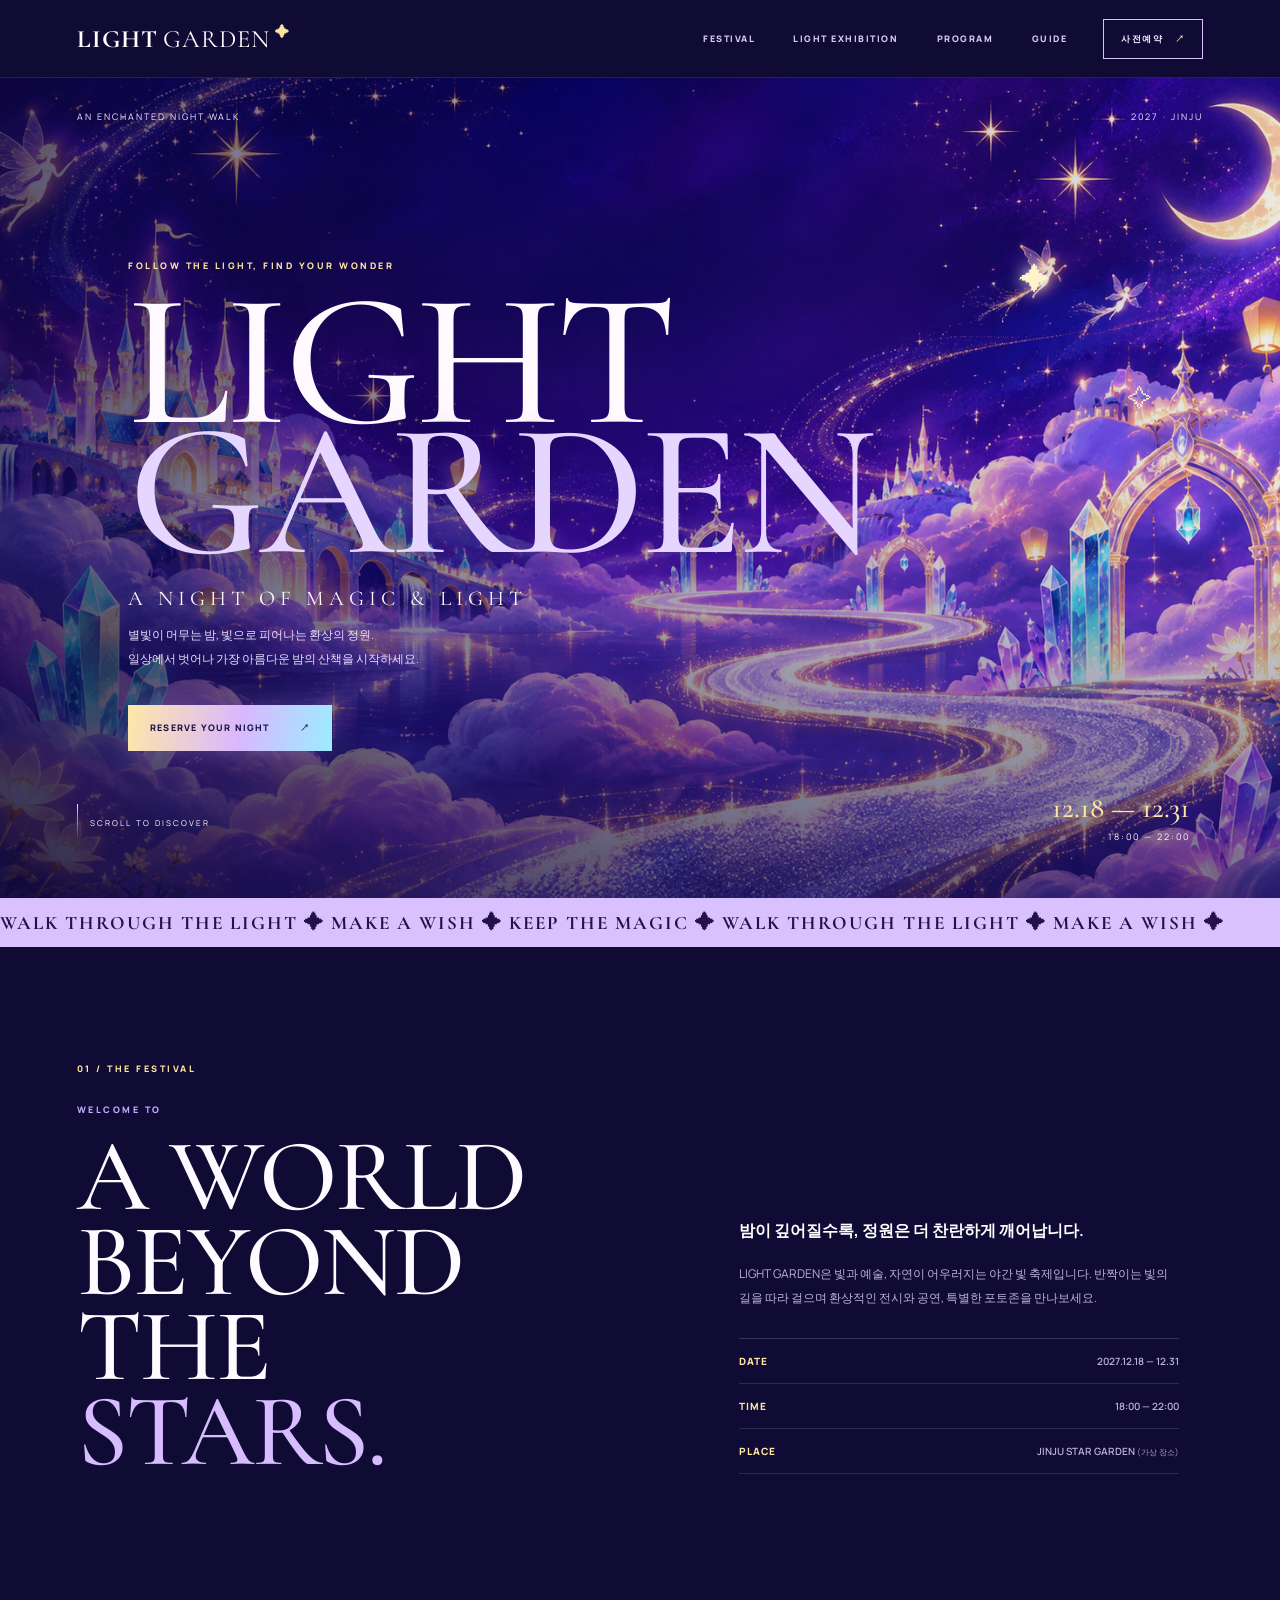
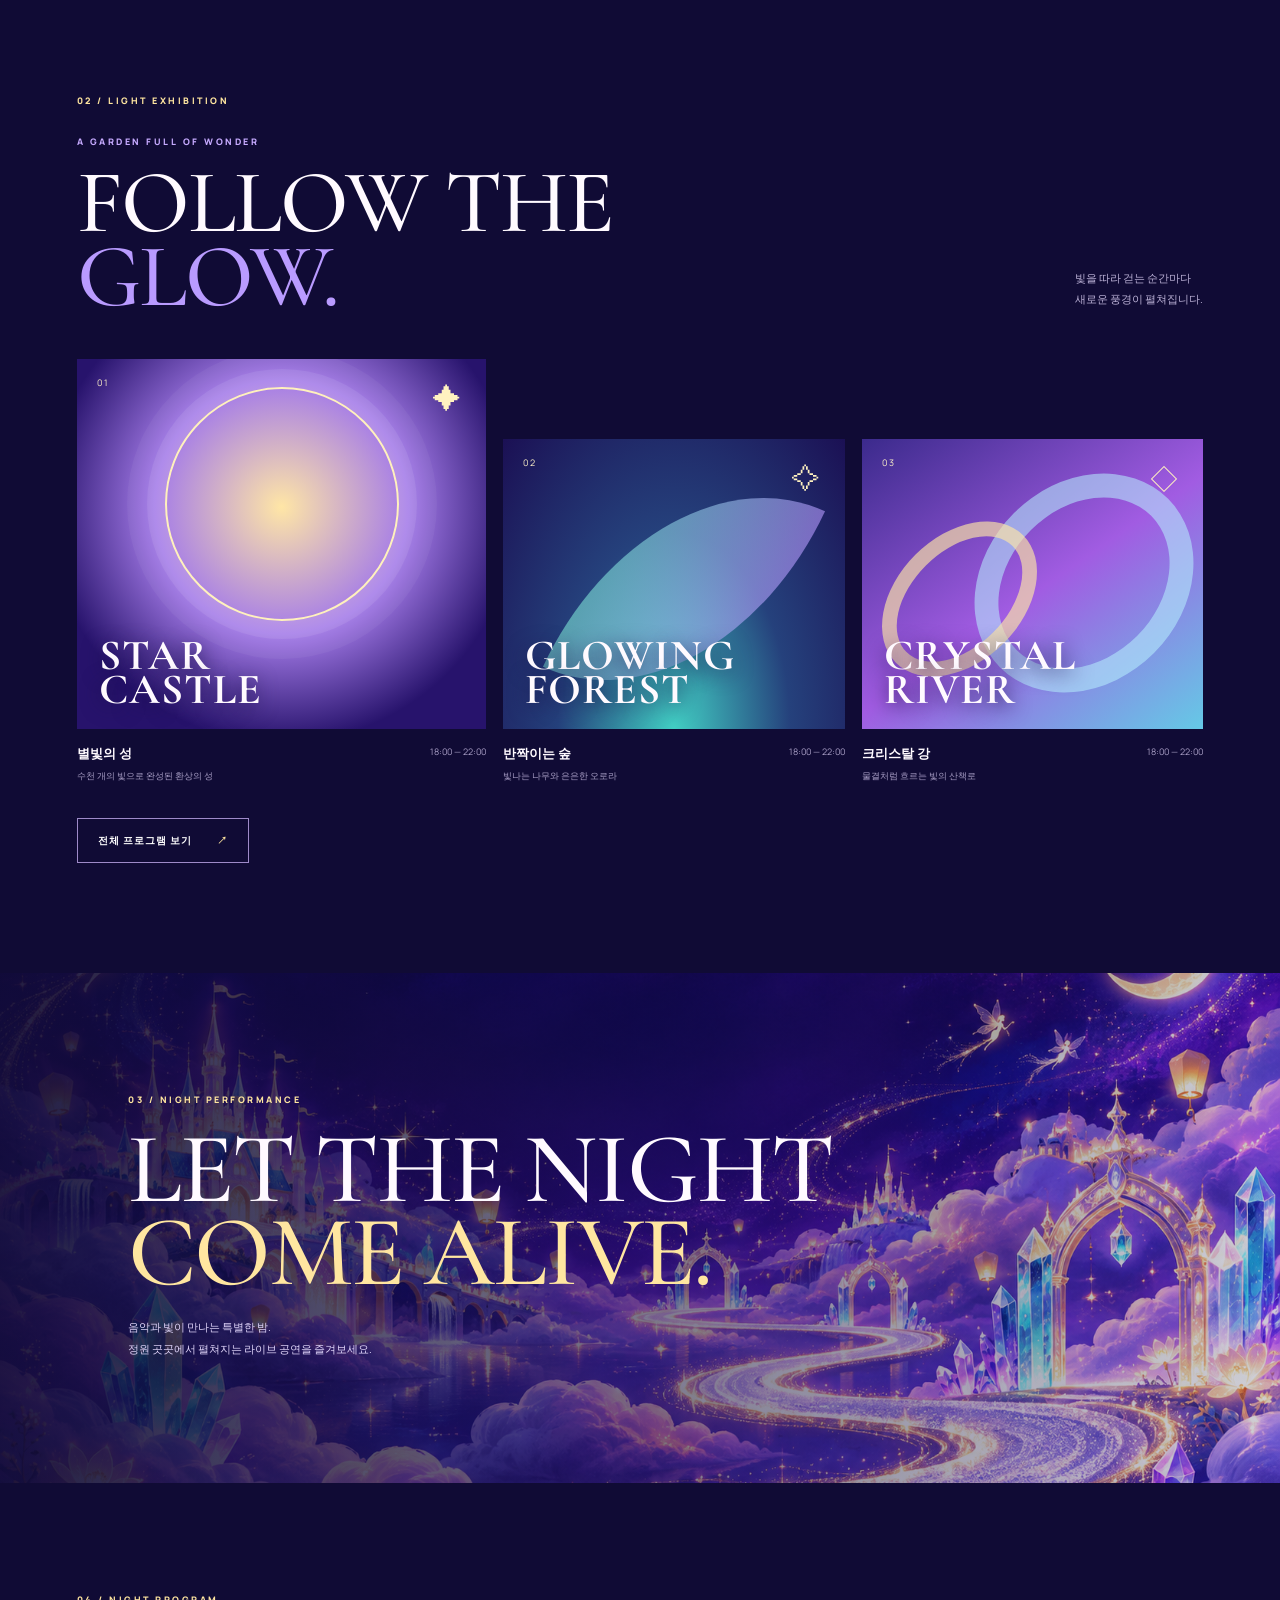
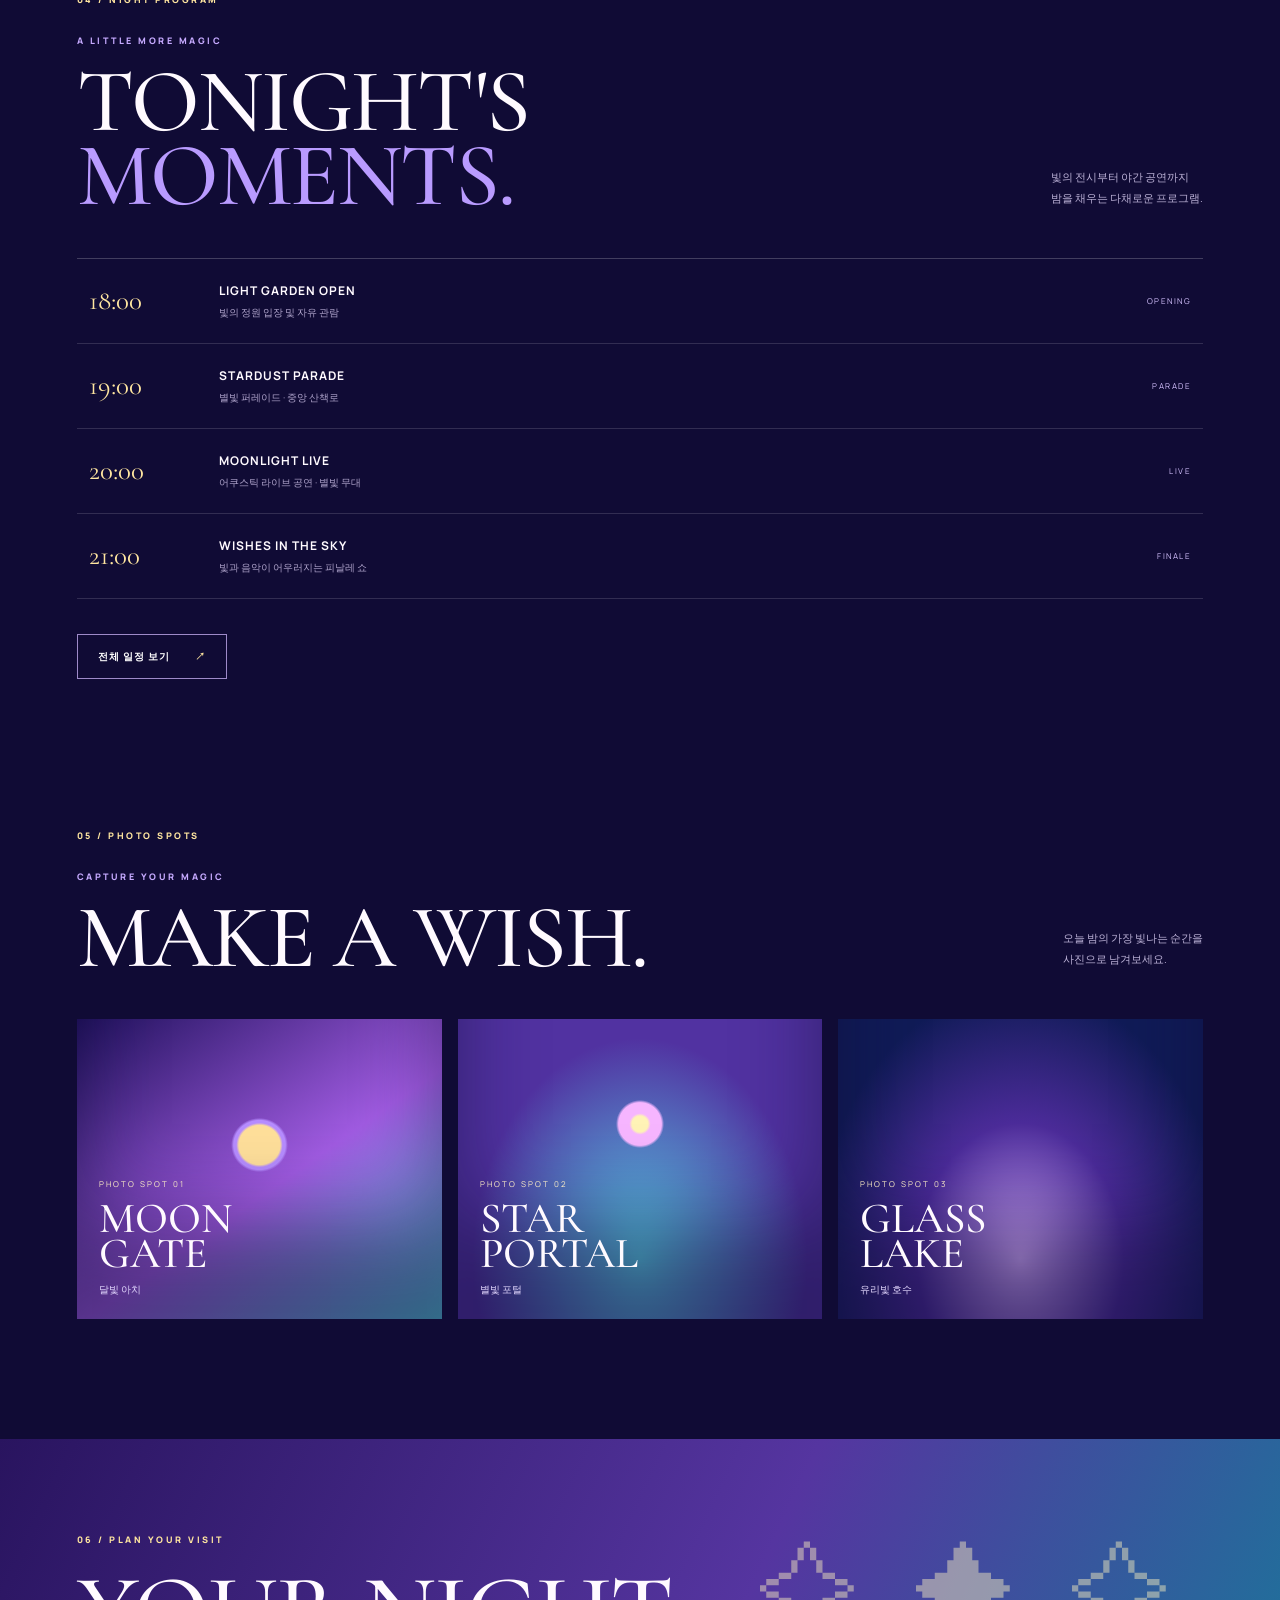
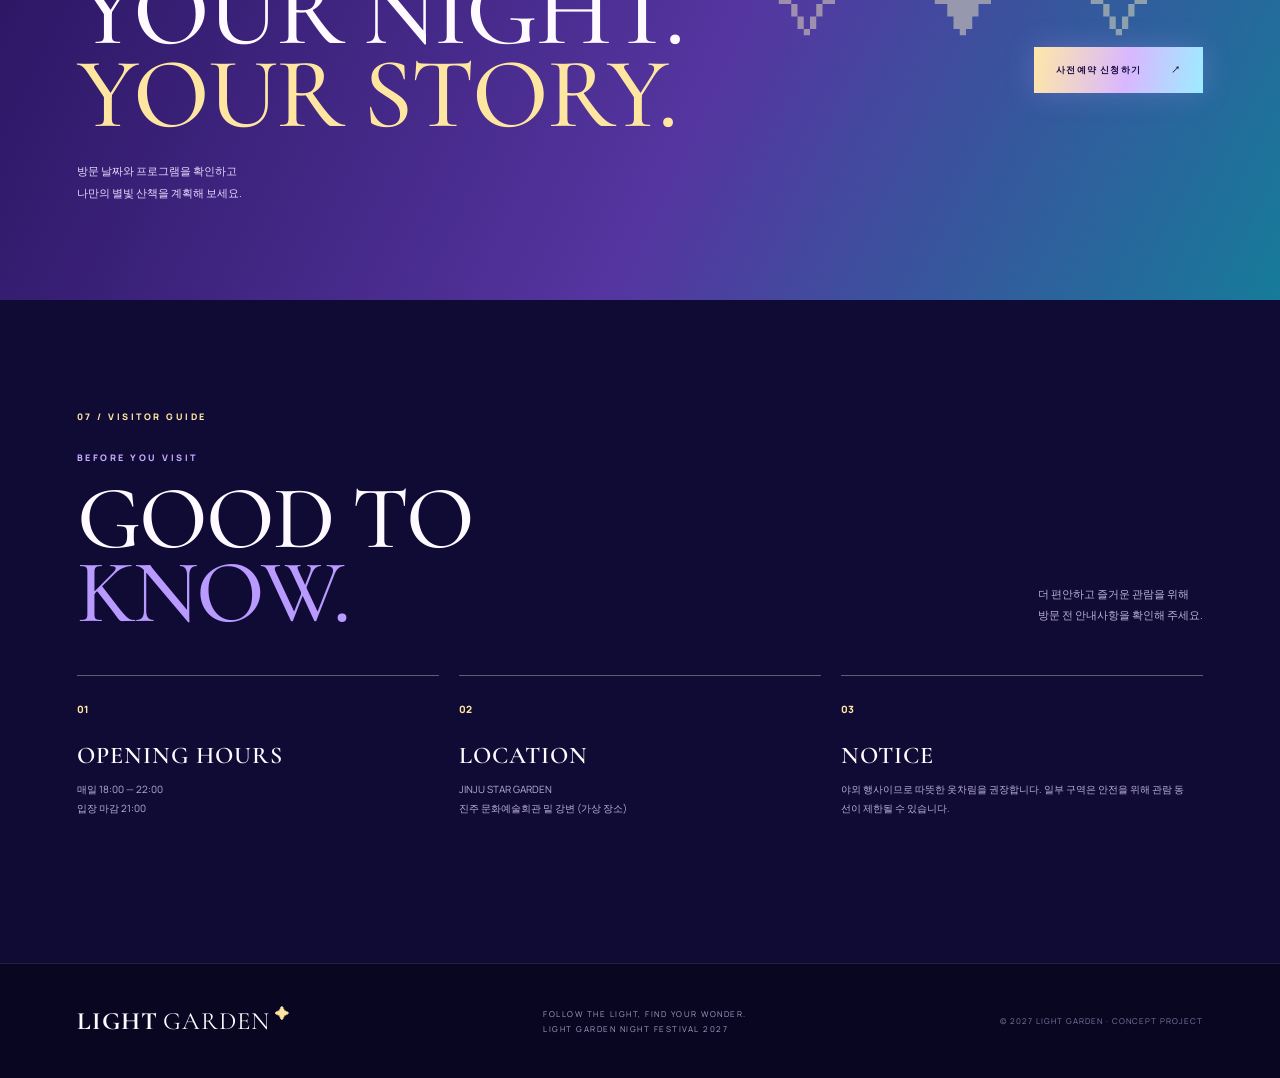
<file: index.html>
<!DOCTYPE html>
<html lang="ko">
<head>
  <meta charset="UTF-8">
  <meta name="viewport" content="width=device-width, initial-scale=1.0">
  <meta name="description" content="LIGHT GARDEN - 별빛이 머무는 밤, 빛으로 피어나는 환상의 정원">
  <title>LIGHT GARDEN | 별빛 야간 축제</title>
  <link rel="stylesheet" href="css/style.css">
  <script src="js/main.js" defer></script>
</head>
<body>
  <header class="header">
    <a class="logo" href="#home">LIGHT<span>GARDEN</span><i>✦</i></a>
    <button class="menu-toggle" aria-label="메뉴 열기" aria-expanded="false">☰</button>
    <nav class="nav" aria-label="주요 메뉴">
      <a href="#about">FESTIVAL</a><a href="#exhibition">LIGHT EXHIBITION</a>
      <a href="#program">PROGRAM</a><a href="#guide">GUIDE</a>
    </nav>
    <a class="reserve-link" href="reservation.html">사전예약 <span>↗</span></a>
  </header>

  <main>
    <section class="hero" id="home">
      <img class="hero-image" src="assets/light-garden-hero.png" alt="별이 가득한 보랏빛 밤하늘과 빛나는 성, 구름 정원, 반짝이는 별빛 길">
      <div class="hero-overlay"></div>
      <div class="hero-topline"><span>AN ENCHANTED NIGHT WALK</span><span>2027 · JINJU</span></div>
      <div class="hero-copy">
        <p class="hero-kicker">FOLLOW THE LIGHT, FIND YOUR WONDER</p>
        <h1>LIGHT<br><em>GARDEN</em></h1>
        <p class="hero-sub">A NIGHT OF MAGIC & LIGHT</p>
        <p class="hero-desc">별빛이 머무는 밤, 빛으로 피어나는 환상의 정원.<br>일상에서 벗어나 가장 아름다운 밤의 산책을 시작하세요.</p>
        <a class="primary-btn" href="reservation.html">RESERVE YOUR NIGHT <span>↗</span></a>
      </div>
      <div class="hero-date"><strong>12.18 — 12.31</strong><span>18:00 — 22:00</span></div>
      <div class="scroll-cue"><span></span>SCROLL TO DISCOVER</div>
      <div class="hero-sparkle sparkle-one">✦</div><div class="hero-sparkle sparkle-two">✧</div>
    </section>

    <div class="glow-marquee"><div>WALK THROUGH THE LIGHT ✦ MAKE A WISH ✦ KEEP THE MAGIC ✦ WALK THROUGH THE LIGHT ✦ MAKE A WISH ✦</div></div>

    <section class="about section" id="about">
      <div class="section-label">01 / THE FESTIVAL</div>
      <div class="about-layout">
        <div><p class="mini-title">WELCOME TO</p><h2>A WORLD<br>BEYOND THE<br><span>STARS.</span></h2></div>
        <div class="about-description">
          <p class="lead">밤이 깊어질수록, 정원은 더 찬란하게 깨어납니다.</p>
          <p>LIGHT GARDEN은 빛과 예술, 자연이 어우러지는 야간 빛 축제입니다. 반짝이는 빛의 길을 따라 걸으며 환상적인 전시와 공연, 특별한 포토존을 만나보세요.</p>
          <div class="event-facts">
            <div><span>DATE</span><b>2027.12.18 — 12.31</b></div>
            <div><span>TIME</span><b>18:00 — 22:00</b></div>
            <div><span>PLACE</span><b>JINJU STAR GARDEN <small>(가상 장소)</small></b></div>
          </div>
        </div>
      </div>
    </section>

    <section class="exhibition section" id="exhibition">
      <div class="section-label">02 / LIGHT EXHIBITION</div>
      <div class="section-heading"><div><p class="mini-title">A GARDEN FULL OF WONDER</p><h2>FOLLOW THE<br><span>GLOW.</span></h2></div><p>빛을 따라 걷는 순간마다<br>새로운 풍경이 펼쳐집니다.</p></div>
      <div class="exhibit-grid">
        <article class="exhibit-card exhibit-large">
          <div class="exhibit-visual visual-castle"><span class="visual-number">01</span><b>STAR<br>CASTLE</b><i>✦</i></div>
          <div class="exhibit-info"><div><h3>별빛의 성</h3><p>수천 개의 빛으로 완성된 환상의 성</p></div><span>18:00 — 22:00</span></div>
        </article>
        <article class="exhibit-card">
          <div class="exhibit-visual visual-forest"><span class="visual-number">02</span><b>GLOWING<br>FOREST</b><i>✧</i></div>
          <div class="exhibit-info"><div><h3>반짝이는 숲</h3><p>빛나는 나무와 은은한 오로라</p></div><span>18:00 — 22:00</span></div>
        </article>
        <article class="exhibit-card">
          <div class="exhibit-visual visual-crystal"><span class="visual-number">03</span><b>CRYSTAL<br>RIVER</b><i>◇</i></div>
          <div class="exhibit-info"><div><h3>크리스탈 강</h3><p>물결처럼 흐르는 빛의 산책로</p></div><span>18:00 — 22:00</span></div>
        </article>
      </div>
      <button class="outline-btn" data-modal="program">전체 프로그램 보기 <span>↗</span></button>
    </section>

    <section class="night-stage">
      <img src="assets/light-garden-hero.png" alt="밤하늘 아래 빛나는 환상의 정원 풍경">
      <div class="night-stage-shade"></div>
      <div class="night-stage-content"><p class="section-label">03 / NIGHT PERFORMANCE</p><h2>LET THE NIGHT<br><span>COME ALIVE.</span></h2><p>음악과 빛이 만나는 특별한 밤.<br>정원 곳곳에서 펼쳐지는 라이브 공연을 즐겨보세요.</p></div>
    </section>

    <section class="program section" id="program">
      <div class="section-label">04 / NIGHT PROGRAM</div>
      <div class="section-heading"><div><p class="mini-title">A LITTLE MORE MAGIC</p><h2>TONIGHT'S<br><span>MOMENTS.</span></h2></div><p>빛의 전시부터 야간 공연까지<br>밤을 채우는 다채로운 프로그램.</p></div>
      <div class="program-list">
        <div class="program-row"><time>18:00</time><div><b>LIGHT GARDEN OPEN</b><span>빛의 정원 입장 및 자유 관람</span></div><i>OPENING</i></div>
        <div class="program-row"><time>19:00</time><div><b>STARDUST PARADE</b><span>별빛 퍼레이드 · 중앙 산책로</span></div><i>PARADE</i></div>
        <div class="program-row"><time>20:00</time><div><b>MOONLIGHT LIVE</b><span>어쿠스틱 라이브 공연 · 별빛 무대</span></div><i>LIVE</i></div>
        <div class="program-row"><time>21:00</time><div><b>WISHES IN THE SKY</b><span>빛과 음악이 어우러지는 피날레 쇼</span></div><i>FINALE</i></div>
      </div>
      <button class="outline-btn" data-modal="schedule">전체 일정 보기 <span>↗</span></button>
    </section>

    <section class="photo-zone section">
      <div class="section-label">05 / PHOTO SPOTS</div>
      <div class="section-heading"><div><p class="mini-title">CAPTURE YOUR MAGIC</p><h2>MAKE A WISH.</span></h2></div><p>오늘 밤의 가장 빛나는 순간을<br>사진으로 남겨보세요.</p></div>
      <div class="photo-grid">
        <div class="photo-card photo-arch"><span>PHOTO SPOT 01</span><b>MOON<br>GATE</b><small>달빛 아치</small></div>
        <div class="photo-card photo-star"><span>PHOTO SPOT 02</span><b>STAR<br>PORTAL</b><small>별빛 포털</small></div>
        <div class="photo-card photo-lake"><span>PHOTO SPOT 03</span><b>GLASS<br>LAKE</b><small>유리빛 호수</small></div>
      </div>
    </section>

    <section class="schedule-banner">
      <div class="schedule-banner-inner"><div><p class="section-label">06 / PLAN YOUR VISIT</p><h2>YOUR NIGHT.<br><span>YOUR STORY.</span></h2><p>방문 날짜와 프로그램을 확인하고<br>나만의 별빛 산책을 계획해 보세요.</p></div><a class="primary-btn" href="reservation.html">사전예약 신청하기 <span>↗</span></a></div>
    </section>

    <section class="guide section" id="guide">
      <div class="section-label">07 / VISITOR GUIDE</div>
      <div class="section-heading"><div><p class="mini-title">BEFORE YOU VISIT</p><h2>GOOD TO<br><span>KNOW.</span></h2></div><p>더 편안하고 즐거운 관람을 위해<br>방문 전 안내사항을 확인해 주세요.</p></div>
      <div class="guide-grid">
        <article><span>01</span><h3>OPENING HOURS</h3><p>매일 18:00 — 22:00<br>입장 마감 21:00</p></article>
        <article><span>02</span><h3>LOCATION</h3><p>JINJU STAR GARDEN<br>진주 문화예술회관 밑 강변 (가상 장소)</p></article>
        <article><span>03</span><h3>NOTICE</h3><p>야외 행사이므로 따뜻한 옷차림을 권장합니다. 일부 구역은 안전을 위해 관람 동선이 제한될 수 있습니다.</p></article>
      </div>
    </section>
  </main>

  <footer class="footer"><a class="logo" href="#home">LIGHT<span>GARDEN</span><i>✦</i></a><p>FOLLOW THE LIGHT, FIND YOUR WONDER.<br>LIGHT GARDEN NIGHT FESTIVAL 2027</p><small>© 2027 LIGHT GARDEN · CONCEPT PROJECT</small></footer>

  <!-- 전체 일정 / 전체 프로그램 팝업 -->
  <div class="modal" id="infoModal" aria-hidden="true" role="dialog" aria-modal="true" aria-labelledby="modalTitle">
    <div class="modal-backdrop" data-close-modal></div>
    <div class="modal-box">
      <button class="modal-close" aria-label="팝업 닫기" data-close-modal>×</button>
      <p class="section-label">LIGHT GARDEN / FESTIVAL INFO</p>
      <h2 id="modalTitle">FESTIVAL INFO</h2>
      <div id="modalContent"></div>
    </div>
  </div>
</body>
</html>
</file>
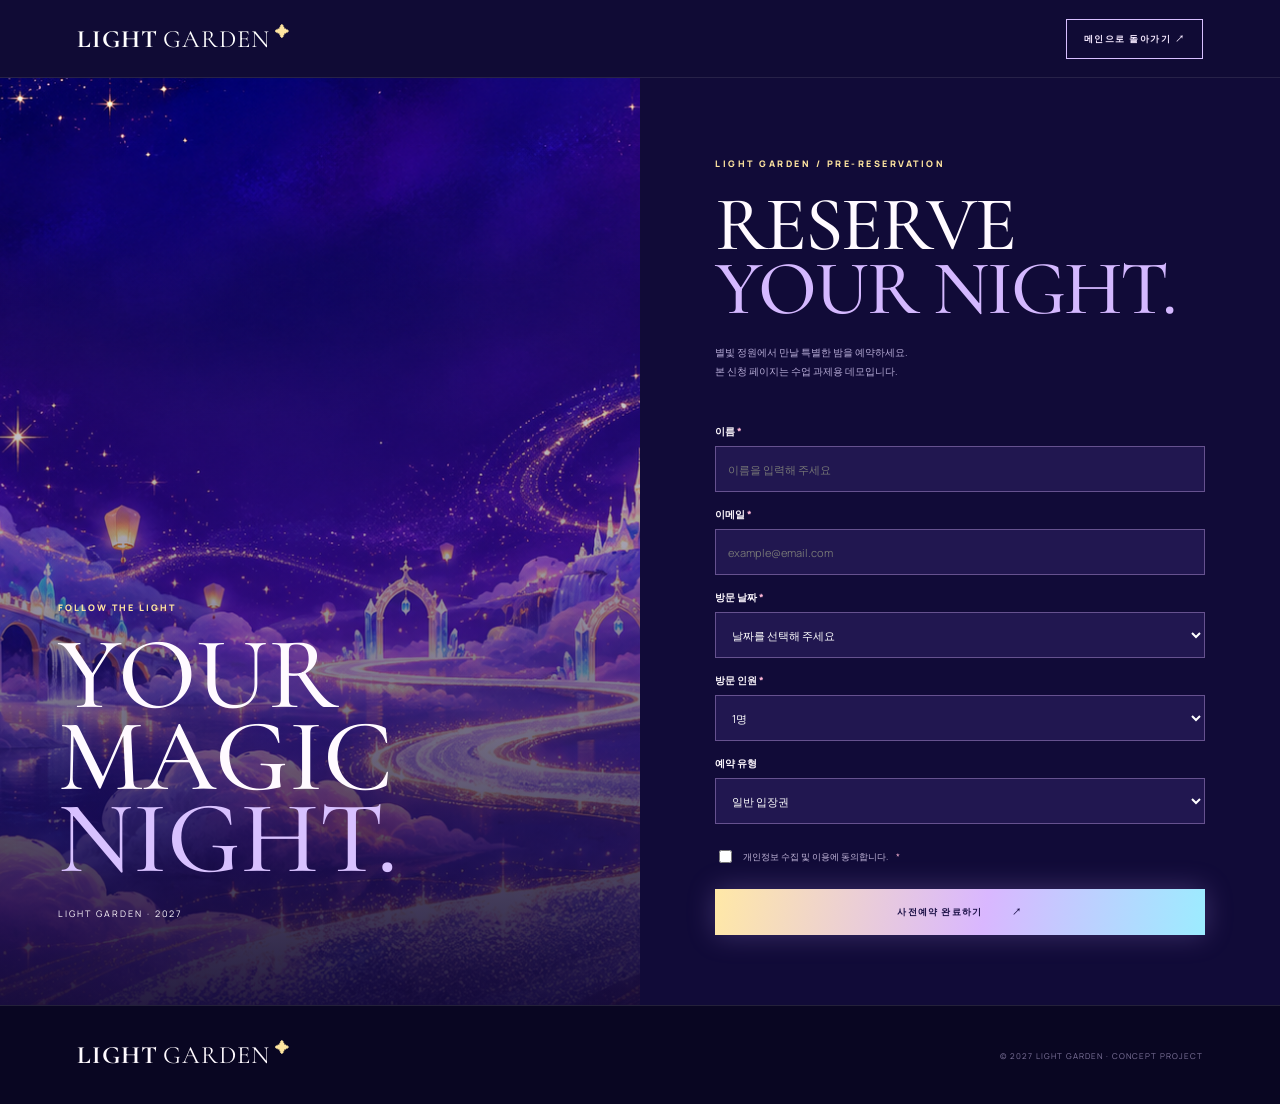
<file: reservation.html>
<!DOCTYPE html>
<html lang="ko">
<head>
  <meta charset="UTF-8">
  <meta name="viewport" content="width=device-width, initial-scale=1.0">
  <title>사전예약 | LIGHT GARDEN</title>
  <link rel="stylesheet" href="css/style.css">
  <script src="js/reservation.js" defer></script>
</head>
<body class="reservation-page">
  <header class="header"><a class="logo" href="index.html">LIGHT<span>GARDEN</span><i>✦</i></a><a class="reserve-link" href="index.html">메인으로 돌아가기 ↗</a></header>
  <main class="reservation-layout">
    <section class="reservation-art">
      <img src="assets/light-garden-hero.png" alt="별빛과 구름, 빛나는 성이 있는 환상의 야간 정원">
      <div class="reservation-art-copy"><p>FOLLOW THE LIGHT</p><h1>YOUR<br>MAGIC<br><em>NIGHT.</em></h1><span>LIGHT GARDEN · 2027</span></div>
    </section>
    <section class="reservation-form-wrap">
      <p class="section-label">LIGHT GARDEN / PRE-RESERVATION</p>
      <h2>RESERVE<br><span>YOUR NIGHT.</span></h2>
      <p class="form-desc">별빛 정원에서 만날 특별한 밤을 예약하세요.<br>본 신청 페이지는 수업 과제용 데모입니다.</p>
      <form id="reservationForm">
        <label for="visitorName">이름 <em>*</em></label><input id="visitorName" name="visitorName" type="text" placeholder="이름을 입력해 주세요" required>
        <label for="visitorEmail">이메일 <em>*</em></label><input id="visitorEmail" name="visitorEmail" type="email" placeholder="example@email.com" required>
        <label for="visitDate">방문 날짜 <em>*</em></label><select id="visitDate" name="visitDate" required><option value="">날짜를 선택해 주세요</option><option>2027.12.18 (토)</option><option>2027.12.19 (일)</option><option>2027.12.20 (월)</option><option>2027.12.24 (금)</option><option>2027.12.25 (토)</option><option>2027.12.31 (금)</option></select>
        <label for="visitorCount">방문 인원 <em>*</em></label><select id="visitorCount" name="visitorCount" required><option>1명</option><option>2명</option><option>3명</option><option>4명</option><option>5명</option></select>
        <label for="ticketKind">예약 유형</label><select id="ticketKind" name="ticketKind"><option>일반 입장권</option><option>가족 패키지</option><option>야간 공연 포함권</option></select>
        <label class="agree"><input type="checkbox" required> 개인정보 수집 및 이용에 동의합니다. <em>*</em></label>
        <button class="primary-btn submit-btn" type="submit">사전예약 완료하기 <span>↗</span></button>
      </form>
      <div class="complete" id="completeMessage" role="status" aria-live="polite" hidden><b>✦</b><h3>YOUR NIGHT IS RESERVED!</h3><p>사전예약 신청이 완료되었습니다.<br>이 화면은 과제용 데모이며 실제 예약은 접수되지 않습니다.</p><a class="primary-btn" href="index.html">메인으로 돌아가기 ↗</a></div>
    </section>
  </main>
  <footer class="footer"><a class="logo" href="index.html">LIGHT<span>GARDEN</span><i>✦</i></a><small>© 2027 LIGHT GARDEN · CONCEPT PROJECT</small></footer>
</body>
</html>
</file>
<file: css/style.css>
/* =========================================
   LIGHT GARDEN - 야간 별빛 축제 웹사이트
   CSS를 섹션별로 나누어 관리합니다.
========================================= */
@import url('https://fonts.googleapis.com/css2?family=Cormorant+Garamond:wght@400;500;600;700&family=Manrope:wght@400;500;600;700;800&display=swap');

:root{--night:#100b35;--deep:#1b1054;--violet:#7849d5;--lavender:#c5a6ff;--gold:#ffe6a0;--cyan:#8cecff;--white:#fffaff;--muted:#b8add8}
*{box-sizing:border-box}
html{scroll-behavior:smooth}
body{margin:0;background:var(--night);color:var(--white);font-family:'Manrope','Pretendard',sans-serif}
a{color:inherit;text-decoration:none}
button,input,select{font:inherit}
button{cursor:pointer}
.header{height:78px;padding:0 6vw;display:flex;align-items:center;justify-content:space-between;background:#100b35;color:white;position:relative;z-index:20;border-bottom:1px solid #ffffff18}
.logo{font-family:'Cormorant Garamond',serif;font-size:25px;font-weight:700;letter-spacing:1px;white-space:nowrap}
.logo span{font-weight:400;margin-left:5px}
.logo i{font-style:normal;color:var(--gold);font-size:14px;vertical-align:top;margin-left:5px}
.nav{display:flex;gap:clamp(18px,3vw,42px);margin-left:auto;margin-right:36px}
.nav a,.reserve-link{font-size:9px;font-weight:800;letter-spacing:1.5px}
.nav a{color:#d9d0f1;transition:color .2s}
.nav a:hover{color:var(--gold)}
.reserve-link{border:1px solid #d8c0ff;padding:12px 17px;color:#f5e9ff}
.reserve-link span{color:var(--gold);margin-left:8px}
.menu-toggle{display:none;border:0;background:none;color:white;font-size:24px}
.hero{height:min(820px,calc(100vh - 78px));min-height:670px;position:relative;overflow:hidden;display:flex;align-items:center;background:#1b1054}
.hero-image{position:absolute;inset:0;width:100%;height:100%;object-fit:cover;object-position:center 55%}
.hero-overlay{position:absolute;inset:0;background:linear-gradient(90deg,rgba(13,7,49,.68),rgba(18,8,65,.25) 58%,rgba(15,7,55,.08)),linear-gradient(0deg,rgba(12,7,43,.55),transparent 45%)}
.hero-topline{position:absolute;top:32px;left:6vw;right:6vw;z-index:2;display:flex;justify-content:space-between;font-size:9px;letter-spacing:2px;color:#f3eaff}
.hero-copy{position:relative;z-index:2;margin-left:10vw;margin-top:25px;max-width:670px}
.hero-kicker,.mini-title,.section-label{font-size:9px;letter-spacing:2.5px;font-weight:800;color:var(--gold)}
.hero-copy h1{font-family:'Cormorant Garamond',serif;font-size:clamp(90px,15vw,190px);line-height:.68;letter-spacing:-5px;font-weight:500;margin:25px 0 20px;text-shadow:0 8px 35px #160c4c88}
.hero-copy h1 em{font-style:normal;color:#e6d6ff}
.hero-sub{font-family:'Cormorant Garamond',serif;font-size:21px;letter-spacing:5px;margin:30px 0 12px}
.hero-desc{font-size:12px;line-height:2;color:#e7ddff}
.primary-btn{display:inline-flex;align-items:center;justify-content:center;gap:30px;background:linear-gradient(100deg,#ffe8a7,#d9b7ff 55%,#9cecff);color:#1b1046;padding:16px 22px;font-size:9px;font-weight:900;letter-spacing:1.2px;border:0;box-shadow:0 0 28px #c3a0ff40;transition:transform .2s,box-shadow .2s}
.primary-btn:hover{transform:translateY(-3px);box-shadow:0 10px 32px #b99aff70}
.hero-copy .primary-btn{margin-top:22px}
.hero-date{position:absolute;right:7vw;bottom:55px;z-index:2;display:flex;flex-direction:column;text-align:right;gap:5px}
.hero-date strong{font-family:'Cormorant Garamond',serif;font-size:29px;font-weight:500;color:var(--gold)}
.hero-date span{font-size:9px;letter-spacing:2px}
.scroll-cue{position:absolute;left:6vw;bottom:58px;z-index:2;display:flex;align-items:center;gap:12px;font-size:8px;letter-spacing:2px}
.scroll-cue span{height:36px;width:1px;background:linear-gradient(var(--gold),transparent)}
.hero-sparkle{position:absolute;z-index:2;color:#fff3c7;text-shadow:0 0 18px white}
.sparkle-one{top:22%;right:18%;font-size:30px}.sparkle-two{top:37%;right:10%;font-size:24px}
.glow-marquee{overflow:hidden;background:#d9c0ff;color:#24104c;padding:13px 0;white-space:nowrap;font-family:'Cormorant Garamond',serif;font-size:19px;font-weight:700;letter-spacing:2px}
.glow-marquee div{width:max-content;animation:marquee 28s linear infinite}
@keyframes marquee{to{transform:translateX(-40%)}}
.section{width:min(1160px,88vw);margin:auto}
.about{padding-top:115px;padding-bottom:120px}
.about-layout{display:grid;grid-template-columns:1fr .85fr;gap:9vw;align-items:end;margin-top:28px}
.about h2,.section-heading h2,.night-stage h2,.schedule-banner h2,.reservation-form-wrap h2{font-family:'Cormorant Garamond',serif;font-size:clamp(62px,8vw,108px);line-height:.83;font-weight:500;letter-spacing:-2px;margin:0}
.about h2 span,.section-heading h2 span,.night-stage h2 span,.schedule-banner h2 span,.reservation-form-wrap h2 span{color:#d7bdff}
.mini-title{color:#c6aaff;margin:0 0 18px}
.about-description{max-width:440px;color:#bcb2d7;font-size:12px;line-height:2}
.about-description .lead{font-size:16px;color:#fff;font-weight:700}
.event-facts{margin-top:28px;border-top:1px solid #ffffff2a}
.event-facts div{display:flex;justify-content:space-between;gap:15px;padding:12px 0;border-bottom:1px solid #ffffff20;font-size:10px}
.event-facts span{color:var(--gold);letter-spacing:1px;font-weight:800}
.event-facts b{font-weight:600;text-align:right}.event-facts small{color:#a99bc9;font-weight:400}
.exhibition{padding-top:100px;padding-bottom:110px}
.section-heading{display:flex;align-items:end;justify-content:space-between;gap:25px;margin:28px 0 44px}
.section-heading h2{font-size:clamp(60px,7vw,96px)}
.section-heading h2 span{color:#b99bff}
.section-heading>p{color:#bcb2d7;font-size:11px;line-height:1.9;margin-bottom:5px}
.exhibit-grid{display:grid;grid-template-columns:1.2fr 1fr 1fr;gap:17px;align-items:end}
.exhibit-card{min-width:0}
.exhibit-visual{height:290px;position:relative;overflow:hidden;display:flex;align-items:end;padding:22px;isolation:isolate}
.exhibit-large .exhibit-visual{height:370px}
.exhibit-visual:before,.exhibit-visual:after{content:"";position:absolute;z-index:-1;border-radius:50%}
.visual-castle{background:radial-gradient(circle at 50% 40%,#ffe6a6,#a47be8 42%,#27136c 78%)}
.visual-castle:before{width:230px;height:230px;border:2px solid #fff1bd;top:28px;left:50%;transform:translateX(-50%);box-shadow:0 0 0 18px #ffffff15,0 0 0 38px #ffffff0b}
.visual-forest{background:radial-gradient(ellipse at 50% 100%,#42cfc4,#25417c 48%,#1b1054)}
.visual-forest:before{width:190px;height:260px;background:linear-gradient(90deg,#7be6d5,#b79aff);border-radius:100% 0 100% 0;top:20px;left:25%;transform:rotate(25deg);opacity:.6}
.visual-crystal{background:linear-gradient(145deg,#3b2a8c,#a15ce2 52%,#65c9e6)}
.visual-crystal:before{width:150px;height:190px;border:24px solid #b8f3ff;transform:rotate(45deg);top:25px;right:20px;opacity:.55}
.visual-crystal:after{width:95px;height:150px;border:15px solid #ffe6a6;transform:rotate(45deg);top:70px;left:35px;opacity:.65}
.exhibit-visual b{font-family:'Cormorant Garamond',serif;font-size:43px;line-height:.8;letter-spacing:1px;text-shadow:0 4px 20px #1b104b}
.visual-number{position:absolute;top:17px;left:20px;font-size:9px;letter-spacing:2px;color:#fff4c9}
.exhibit-visual i{position:absolute;top:20px;right:25px;color:#fff2c0;font-style:normal;font-size:28px}
.exhibit-info{display:flex;justify-content:space-between;gap:10px;padding-top:15px}
.exhibit-info h3{font-size:13px;margin:0 0 5px}.exhibit-info p,.exhibit-info>span{font-size:9px;color:#aaa0c7;margin:0;line-height:1.7}.exhibit-info>span{white-space:nowrap}
.outline-btn{margin-top:35px;background:transparent;color:white;border:1px solid #9e8ac9;padding:14px 20px;font-size:10px;font-weight:800;letter-spacing:1px}
.outline-btn span{margin-left:22px;color:var(--gold)}
.night-stage{height:510px;position:relative;overflow:hidden;display:flex;align-items:center}
.night-stage>img{position:absolute;width:100%;height:100%;object-fit:cover;object-position:center 55%}
.night-stage-shade{position:absolute;inset:0;background:linear-gradient(90deg,#100b35ed,#100b3570 65%,#100b3530)}
.night-stage-content{position:relative;margin-left:10vw}
.night-stage h2{font-size:clamp(58px,8vw,100px);margin:22px 0}
.night-stage h2 span{color:var(--gold)}
.night-stage-content>p:last-child{font-size:11px;line-height:2;color:#e0d5fa}
.program{padding-top:110px;padding-bottom:115px}
.program-list{border-top:1px solid #ffffff35}
.program-row{display:grid;grid-template-columns:110px 1fr auto;gap:20px;align-items:center;padding:23px 12px;border-bottom:1px solid #ffffff24}
.program-row time{font-family:'Cormorant Garamond',serif;font-size:27px;color:var(--gold)}
.program-row div{display:flex;flex-direction:column;gap:6px}.program-row b{font-size:12px;letter-spacing:1px}.program-row span{font-size:10px;color:#afa4cb}
.program-row i{font-size:8px;color:#d5c2ff;font-style:normal;letter-spacing:1.5px}
.photo-zone{padding-top:35px;padding-bottom:120px}
.photo-grid{display:grid;grid-template-columns:repeat(3,1fr);gap:16px}
.photo-card{height:300px;position:relative;overflow:hidden;padding:22px;display:flex;flex-direction:column;justify-content:end;box-shadow:inset 0 -100px 80px #100b3580}
.photo-card:before{content:"";position:absolute;inset:0;z-index:-1;transition:transform .5s}
.photo-card:hover:before{transform:scale(1.06)}
.photo-card span{font-size:8px;letter-spacing:2px;color:#fff0c7}.photo-card b{font:500 43px/.8 'Cormorant Garamond',serif;margin:12px 0}.photo-card small{font-size:10px;color:#e4d9ff}
.photo-arch:before{background:radial-gradient(ellipse at 50% 42%,#ffdf9a 0 8%,#b68cff 9% 10%,transparent 11%),linear-gradient(145deg,#21125e,#a05be1 55%,#55c8d8)}
.photo-star:before{background:radial-gradient(circle at 50% 35%,#fff3b6 0 3%,#f6b5ff 4% 8%,transparent 9%),radial-gradient(ellipse at 50% 80%,#57cce6,#5132a1 65%)}
.photo-lake:before{background:radial-gradient(ellipse at 50% 80%,#d3aaff,#4b2b99 40%,#101b57 80%)}
.schedule-banner{padding:85px 6vw;background:linear-gradient(115deg,#29145f,#5535a0 55%,#167b9a);position:relative;overflow:hidden}
.schedule-banner:after{content:"✧  ✦  ✧";position:absolute;right:7%;top:18%;font-size:100px;color:#fff4c0;opacity:.45;letter-spacing:18px}
.schedule-banner-inner{width:min(1160px,100%);margin:auto;display:flex;justify-content:space-between;align-items:center;gap:25px;position:relative;z-index:1}
.schedule-banner h2{font-size:clamp(60px,8vw,100px);margin:24px 0}.schedule-banner h2 span{color:var(--gold)}
.schedule-banner-inner>div>p:last-child{font-size:11px;line-height:2;color:#e7dcff}
.guide{padding-top:110px;padding-bottom:120px}
.guide-grid{display:grid;grid-template-columns:repeat(3,1fr);gap:20px}
.guide-grid article{border-top:1px solid #ffffff55;padding:20px 15px 15px 0}
.guide-grid article>span{color:var(--gold);font-size:10px;font-weight:800}
.guide-grid h3{font:600 24px 'Cormorant Garamond',serif;letter-spacing:1px;margin:23px 0 10px}
.guide-grid p{font-size:10px;line-height:1.9;color:#b8add8}
.footer{background:#090622;border-top:1px solid #ffffff1c;padding:34px 6vw;display:flex;align-items:center;justify-content:space-between;gap:20px}
.footer p{font-size:8px;line-height:1.9;letter-spacing:1.5px;color:#a99cc7}
.footer small{font-size:8px;color:#80769d;letter-spacing:1px}

/* 일정/프로그램 팝업 */
.modal{display:none;position:fixed;inset:0;z-index:100;align-items:center;justify-content:center;padding:20px}
.modal.open{display:flex}
.modal-backdrop{position:absolute;inset:0;background:#08041bdc;backdrop-filter:blur(8px)}
.modal-box{position:relative;background:#171044;border:1px solid #c6a6ff66;width:min(680px,100%);max-height:85vh;overflow:auto;padding:42px;box-shadow:0 20px 80px #0008}
.modal-close{position:absolute;right:18px;top:12px;border:0;background:none;color:white;font-size:32px}
.modal-box h2{font:500 48px 'Cormorant Garamond',serif;margin:18px 0 25px;color:#e2d0ff}
.modal-subhead{color:var(--gold);font-size:10px;letter-spacing:2px;font-weight:800;margin:24px 0 8px;padding-bottom:10px;border-bottom:1px solid #c4a6ff66}
.modal-row{display:grid;grid-template-columns:75px 1fr auto;gap:14px;padding:13px 0;border-bottom:1px solid #ffffff1b;font-size:11px}
.modal-row time{color:var(--gold);font-weight:800}.modal-row small{color:#b9add6}

/* 사전예약 페이지 */
.reservation-page{background:#110b38}
.reservation-layout{display:grid;grid-template-columns:1fr 1fr;min-height:calc(100vh - 78px)}
.reservation-art{position:relative;min-height:760px;overflow:hidden}
.reservation-art img{position:absolute;width:100%;height:100%;object-fit:cover}
.reservation-art:after{content:"";position:absolute;inset:0;background:linear-gradient(0deg,#10072ee8,transparent 85%)}
.reservation-art-copy{position:absolute;z-index:1;left:9%;bottom:9%}
.reservation-art-copy p{color:var(--gold);font-size:9px;letter-spacing:2px;font-weight:800}
.reservation-art-copy h1{font:500 clamp(65px,8vw,110px)/.8 'Cormorant Garamond',serif;margin:20px 0}
.reservation-art-copy h1 em{font-style:normal;color:#d8c1ff}
.reservation-art-copy span{font-size:9px;letter-spacing:2px}
.reservation-form-wrap{width:min(490px,82%);margin:auto;padding:70px 0}
.reservation-form-wrap h2{font-size:clamp(58px,6vw,82px);margin:23px 0}
.reservation-form-wrap h2 span{color:#d4b8ff}
.form-desc{font-size:10px;line-height:1.9;color:#b8add8;margin-bottom:28px}
#reservationForm{display:flex;flex-direction:column}
#reservationForm>label:not(.agree){font-size:10px;font-weight:800;margin:15px 0 7px}
#reservationForm em{font-style:normal;color:#ffb8d7}
#reservationForm input:not([type=checkbox]),#reservationForm select{height:46px;padding:0 12px;color:#fff;background:#211750;border:1px solid #66528f;outline:none;font-size:11px}
#reservationForm input:focus,#reservationForm select:focus{border-color:#d6baff;box-shadow:0 0 0 3px #d6baff20}
#reservationForm select option{background:#211750}
.agree{display:flex;align-items:center;gap:8px;font-size:9px;color:#c5b9dc;margin:23px 0}
.agree input{accent-color:#c7a6ff}
.submit-btn{width:100%}
.complete{background:#211750;border:1px solid #9b7bcb;padding:30px;margin-top:25px;text-align:center}
.complete>b{font-size:32px;color:var(--gold)}.complete h3{font:500 27px 'Cormorant Garamond',serif}.complete p{font-size:10px;line-height:1.9;color:#c5b9dc}
@media(max-width:760px){
 .header{height:68px;padding:0 5vw}.menu-toggle{display:block;order:3}.reserve-link{margin-left:auto;margin-right:14px;padding:10px 12px;font-size:8px}
 .nav{display:none;position:absolute;top:68px;left:0;right:0;margin:0;padding:22px 6vw;background:#100b35;flex-direction:column;gap:20px}.nav.open{display:flex}
 .hero{height:720px;min-height:650px}.hero-image{object-position:54% center}.hero-copy{margin-left:7vw;margin-top:40px}.hero-copy h1{font-size:clamp(90px,22vw,150px);letter-spacing:-3px}
 .hero-topline{top:22px;font-size:7px}.hero-date{right:7vw;bottom:35px}.hero-date strong{font-size:23px}.scroll-cue{left:7vw;bottom:43px}
 .about{padding-top:80px;padding-bottom:80px}.about-layout{grid-template-columns:1fr;gap:28px}.about h2,.section-heading h2{font-size:clamp(64px,17vw,90px)}
 .exhibition,.program,.guide{padding-top:80px;padding-bottom:85px}.section-heading{align-items:start;flex-direction:column;gap:10px}
 .exhibit-grid{grid-template-columns:1fr 1fr}.exhibit-large{grid-column:1/-1}.exhibit-large .exhibit-visual{height:300px}.exhibit-visual{height:220px;padding:14px}.exhibit-visual b{font-size:35px}.exhibit-info{flex-direction:column;gap:5px}
 .night-stage{height:430px}.night-stage-content{margin-left:7vw}.night-stage h2{font-size:clamp(55px,14vw,78px)}
 .program-row{grid-template-columns:65px 1fr;gap:12px;padding:18px 5px}.program-row time{font-size:23px}.program-row i{grid-column:2}
 .photo-grid{grid-template-columns:1fr}.photo-card{height:240px}
 .schedule-banner{padding:70px 7vw}.schedule-banner-inner{align-items:start;flex-direction:column}.schedule-banner h2{font-size:clamp(60px,15vw,86px)}.schedule-banner:after{font-size:60px;right:3%}
 .guide-grid{grid-template-columns:1fr;gap:12px}.guide-grid article{padding:15px 0}.guide-grid h3{margin:12px 0 7px}
 .footer{flex-wrap:wrap;padding:28px 6vw}.footer small{width:100%}
 .modal-box{padding:32px 20px}.modal-box h2{font-size:39px}.modal-row{grid-template-columns:58px 1fr}.modal-row small{grid-column:2}
 .reservation-layout{grid-template-columns:1fr}.reservation-art{min-height:370px}.reservation-art-copy h1{font-size:72px}.reservation-form-wrap{width:86%;padding:55px 0}
}
</file>
